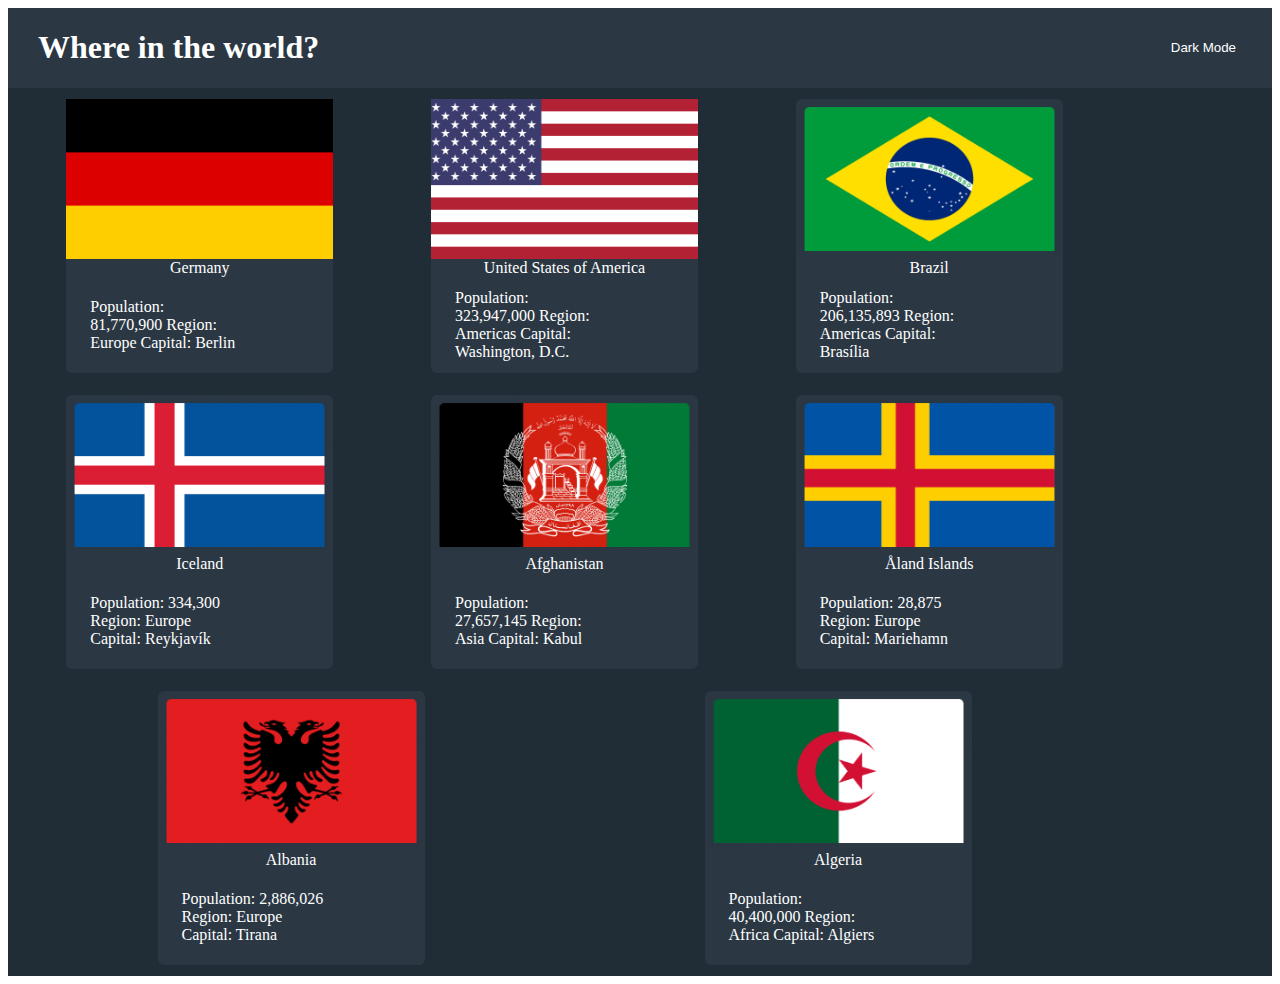
<file: index.html>
<!DOCTYPE html>
<html lang="en">
<head>
    <meta charset="UTF-8">
    <meta name="viewport" content="width=device-width, initial-scale=1.0">
    <title>Document</title>
    <link rel="stylesheet" href="style.css">
</head>
<body>
    <main>
        <nav>
            <div >
                <h1 class="where">Where in the world?</h1>
            </div>
            <button class="buy">Dark Mode</button>
        </nav>
        <section>
            
          
            <div class="left">
                <div>
                    <img src="./image/1280px-Flag_of_Germany.svg.png" alt="">
                    <a href="./index2.html" class="rud">Germany</a>
                    <p >Population: 81,770,900
                        Region: Europe
                        Capital: Berlin</p>
                    </div>
                <div>
                    <img src="./image/1280px-Flag_of_Germany.svg (1).png" alt="" class="rud">
                    <a href="./index3.html">United States of America</a>
                    <p>Population: 323,947,000 
                        Region: Americas Capital: 
                        Washington, D.C.</p>
                    </div>
                    <div>
                        <img src="./image/1280px-Flag_of_Germany.svg (2).png" alt="">
                        <a href="./index4.html" class="rud">Brazil</a>
                        <p>Population: 206,135,893
                            Region: Americas
                            Capital: Brasília</p>
                        </div>
                        <div>
                            <img src="./image/1280px-Flag_of_Germany.svg (3).png" alt="">
                            <a href="./index5.html" class="rud">Iceland</a>
                            <p>Population: 334,300
                                Region: Europe
                                Capital: Reykjavík</p>
                        </div>
                        <div>
                            <img src="./image/1280px-Flag_of_Germany.svg (4).png" alt="">
                            <a href="./index6.html" class="rud">Afghanistan</a>
                            <p>Population: 27,657,145
                                Region: Asia
                                Capital: Kabul</p>
                        </div>
                        <div>
                            <img src="./image/1280px-Flag_of_Germany.svg (5).png" alt="">
                            <a href="./index7.html" class="rud">Åland Islands
                            </a>
                            <p>Population: 28,875
                                Region: Europe
                                Capital: Mariehamn</p>
                        </div>
                        <div>
                            <img src="./image/1280px-Flag_of_Germany.svg (6).png" alt="">
                            <a href="./index8.html" class="rud">Albania
                            </a>
                            <p>Population: 2,886,026
                                Region: Europe
                                Capital: Tirana</p>
                        </div>
                        <div>
                            <img src="./image/1280px-Flag_of_Germany.svg (7).png" alt="">
                            <a href="./index9.html" class="rud">Algeria</a>
                            <p>Population: 40,400,000
                                Region: Africa
                                Capital: Algiers</p>
                        </div>
                    </div>
                    
                    <div class="mid">
                    </div>
            <!-- <div class="right">
                <p>Top Level Domain: .be
                    Currencies: Euro
                    Languages: Dutch, French, German</p> -->
            </div>
        </section>
       </main>
</body>
</html>
</file>
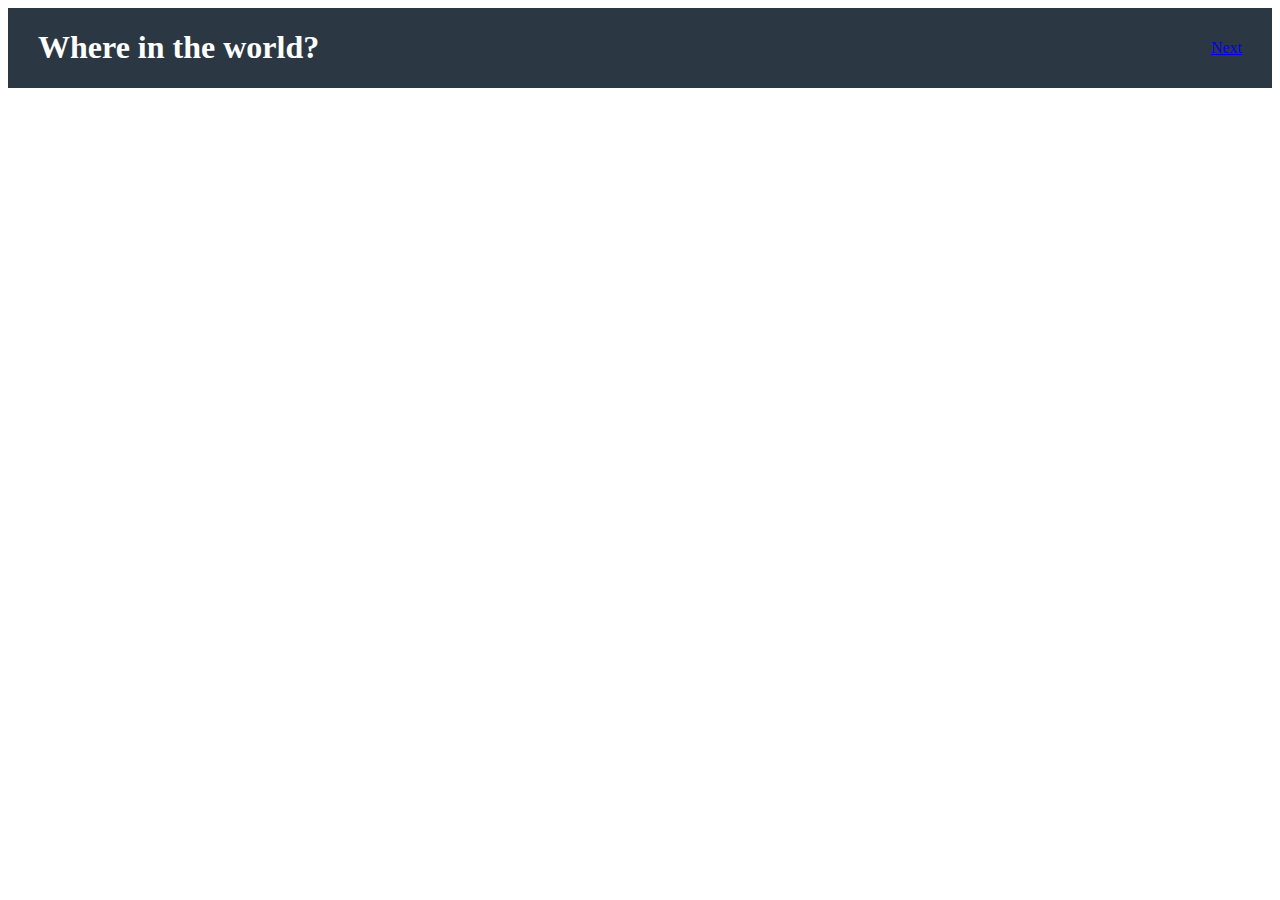
<file: index2.html>
<!DOCTYPE html>
<html lang="en">
<head>
    <meta charset="UTF-8">
    <meta name="viewport" content="width=device-width, initial-scale=1.0">
    <title>Document</title>
    <link rel="stylesheet" href="style.css">
</head>
<body>
    <main>
        <nav>
            <div >
                <h1 class="where">Where in the world?</h1>
            </div>
            <a href="./index.html" class="buy">Next</a>
        </nav>
        <section>
            <div class="container">
                <div class="left">
<img src="./image/1280px-Flag_of_Germany.svg.png" alt="">
                </div>
                <div class="mid">
<h1 class="bugi">Belgium</h1>
<p class="pi">Native Name: België
    Population: 11,319,511
    Region: Europe
    Sub Region: Western Europe
    Capital: Brussels</p>
                </div>
                <div class="right">
<p>Top Level Domain: .be
    Currencies: Euro
    Languages: Dutch, French, German</p>
                </div>
            </div>
        </section>
        </main>
</body>
</html>
</file>
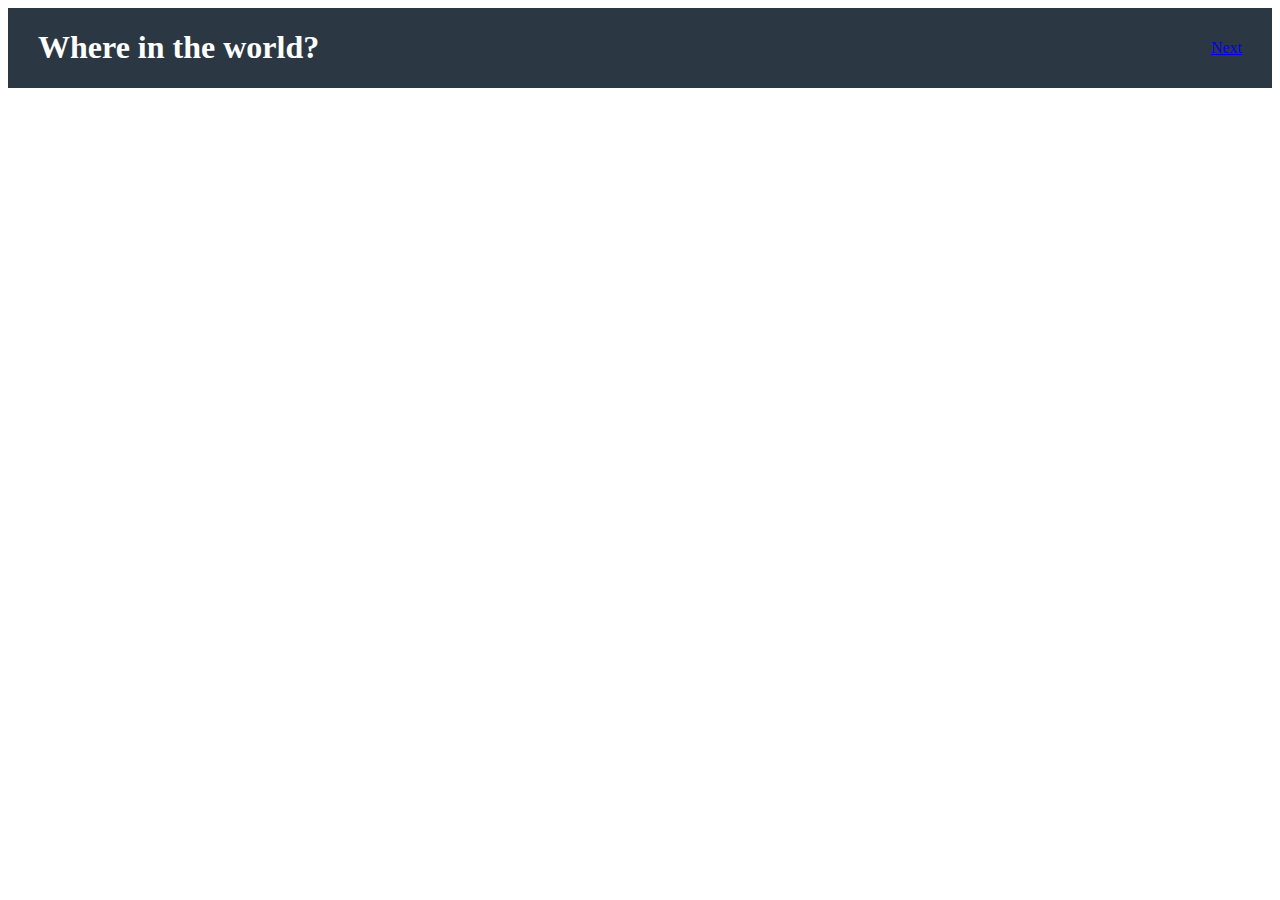
<file: index3.html>
<!DOCTYPE html>
<html lang="en">
<head>
    <meta charset="UTF-8">
    <meta name="viewport" content="width=device-width, initial-scale=1.0">
    <title>Document</title>
    <link rel="stylesheet" href="style.css">
</head>
<body>
    <main>
        <nav>
            <div >
                <h1 class="where">Where in the world?</h1>
            </div>
            <a href="./index.html" class="buy">Next</a>
        </nav>
        <section>
            <div class="container">
                <div class="left">
<img src="./image/1280px-Flag_of_Germany.svg (1).png" alt="">
                </div>
                <div class="mid">
<h1 class="bugi">Belgium</h1>
<p class="pi">Native Name: België
    Population: 11,319,511
    Region: Europe
    Sub Region: Western Europe
    Capital: Brussels</p>
                </div>
                <div class="right">
<p>Top Level Domain: .be
    Currencies: Euro
    Languages: Dutch, French, German</p>
                </div>
            </div>
        </section>
        </main>
</body>
</html>
</file>
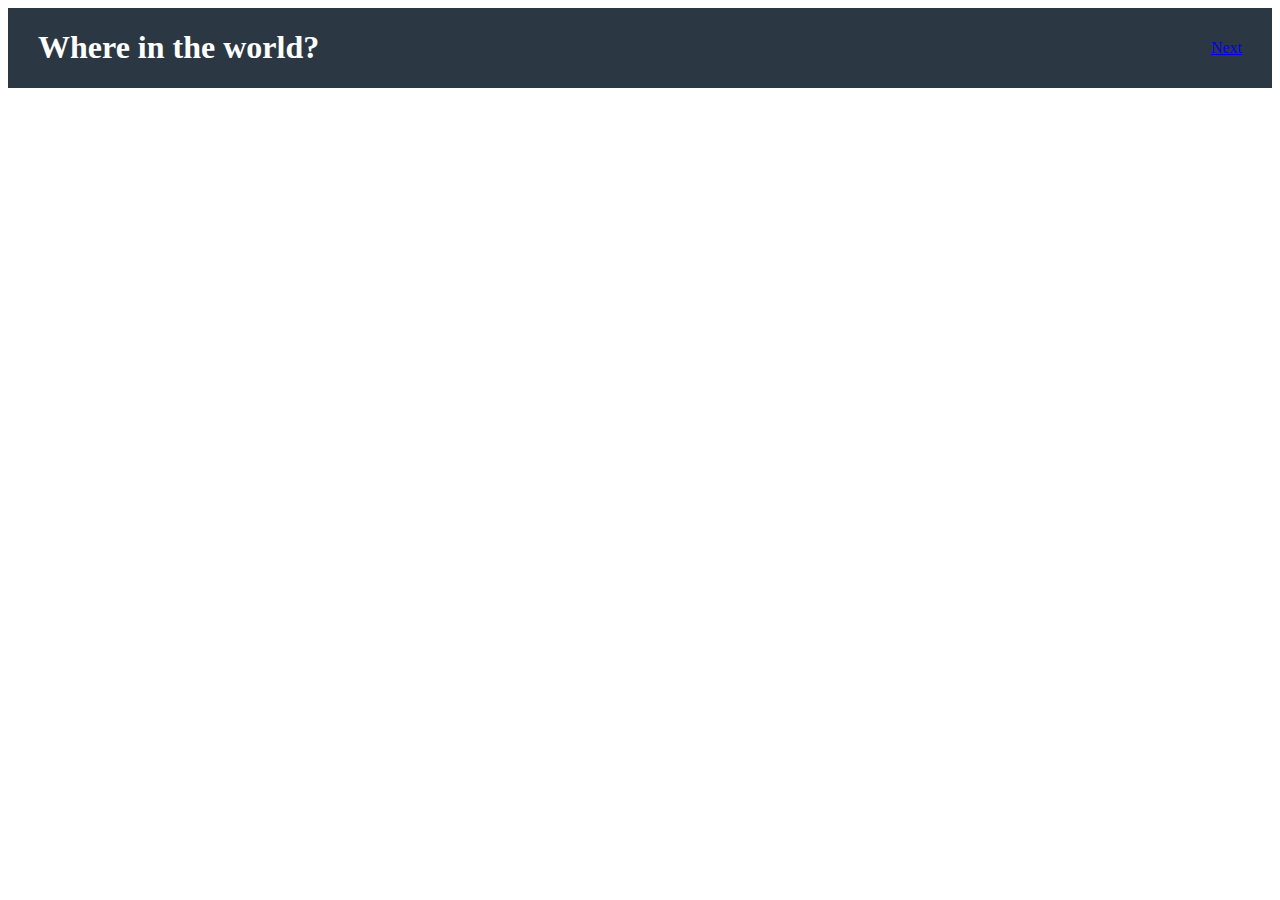
<file: index4.html>
<!DOCTYPE html>
<html lang="en">
<head>
    <meta charset="UTF-8">
    <meta name="viewport" content="width=device-width, initial-scale=1.0">
    <title>Document</title>
    <link rel="stylesheet" href="style.css">
</head>
<body>
    <main>
        <nav>
            <div >
                <h1 class="where">Where in the world?</h1>
            </div>
            <a href="./index.html" class="buy">Next</a>
        </nav>
        <section>
            <div class="container">
                <div class="left">
<img src="./image/1280px-Flag_of_Germany.svg (2).png" alt="">
                </div>
                <div class="mid">
<h1 class="bugi">Belgium</h1>
<p class="pi">Native Name: België
    Population: 11,319,511
    Region: Europe
    Sub Region: Western Europe
    Capital: Brussels</p>
                </div>
                <div class="right">
<p>Top Level Domain: .be
    Currencies: Euro
    Languages: Dutch, French, German</p>
                </div>
            </div>
        </section>
        </main>
</body>
</html>
</file>
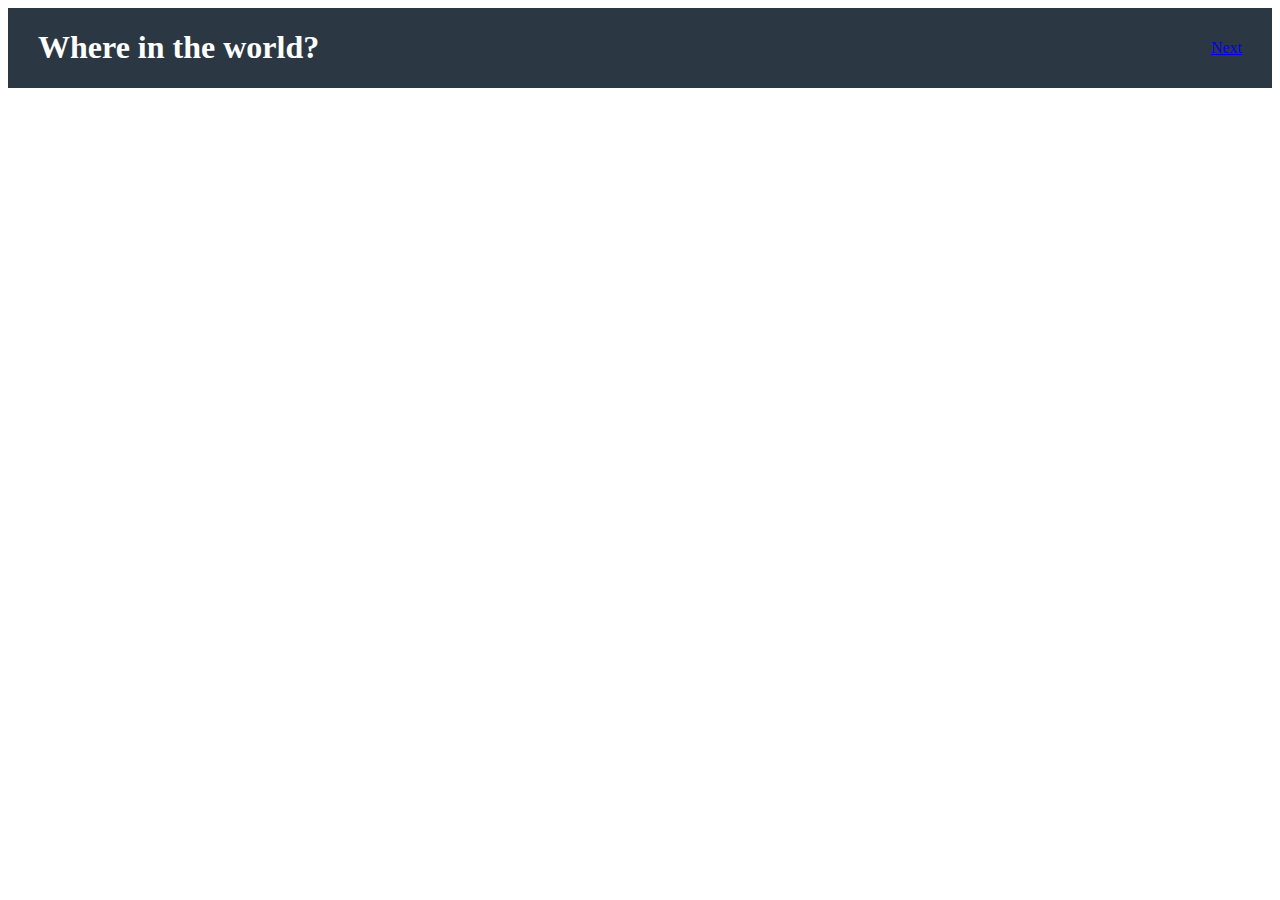
<file: index5.html>
<!DOCTYPE html>
<html lang="en">
<head>
    <meta charset="UTF-8">
    <meta name="viewport" content="width=device-width, initial-scale=1.0">
    <title>Document</title>
    <link rel="stylesheet" href="style.css">
</head>
<body>
    <main>
        <nav>
            <div >
                <h1 class="where">Where in the world?</h1>
            </div>
            <a href="./index.html" class="buy">Next</a>
        </nav>
        <section>
            <div class="container">
                <div class="left">
<img src="./image/1280px-Flag_of_Germany.svg (3).png" alt="">
                </div>
                <div class="mid">
<h1 class="bugi">Belgium</h1>
<p class="pi">Native Name: België
    Population: 11,319,511
    Region: Europe
    Sub Region: Western Europe
    Capital: Brussels</p>
                </div>
                <div class="right">
<p>Top Level Domain: .be
    Currencies: Euro
    Languages: Dutch, French, German</p>
                </div>
            </div>
        </section>
        </main>
</body>
</html>
</file>
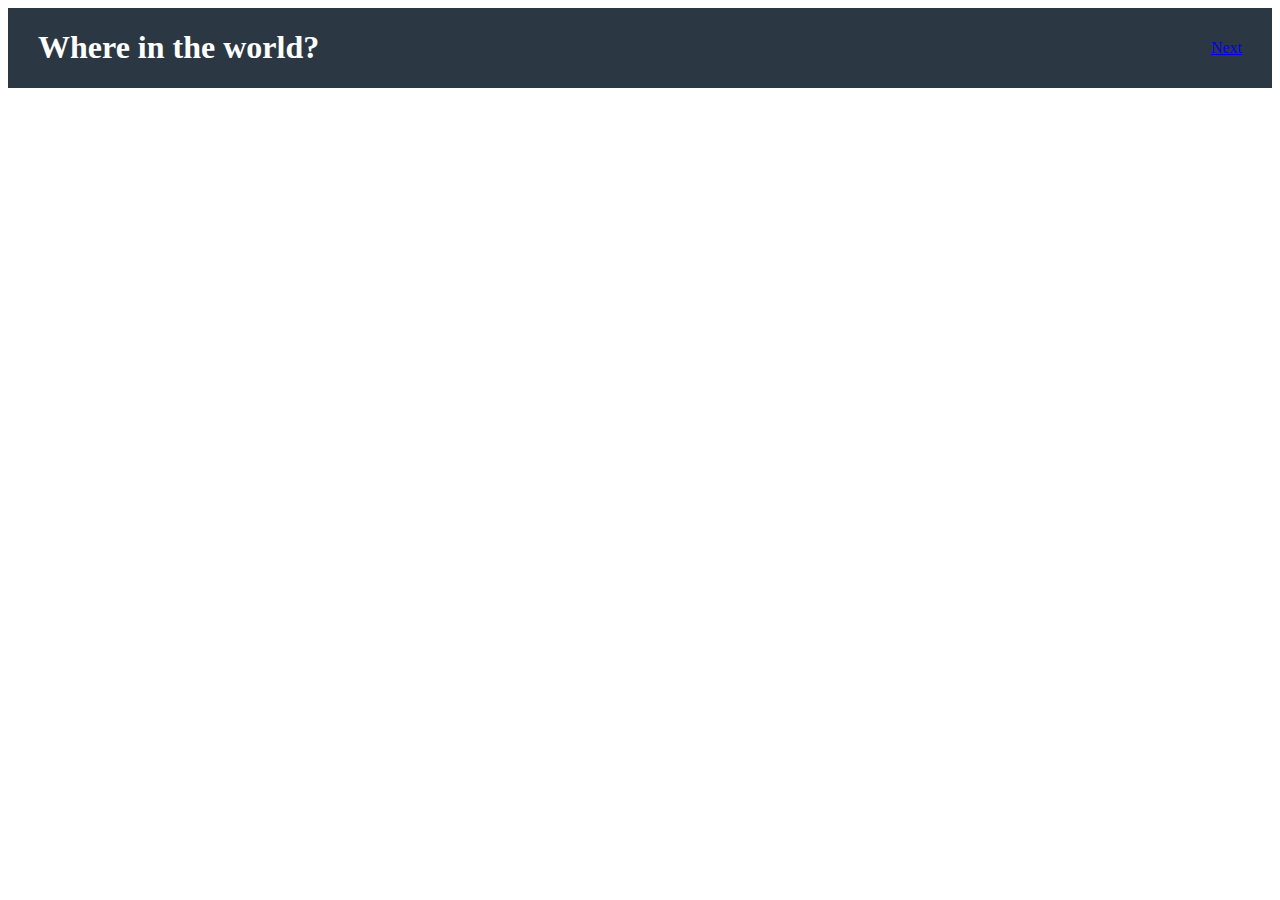
<file: index6.html>
<!DOCTYPE html>
<html lang="en">
<head>
    <meta charset="UTF-8">
    <meta name="viewport" content="width=device-width, initial-scale=1.0">
    <title>Document</title>
    <link rel="stylesheet" href="style.css">
</head>
<body>
    <main>
        <nav>
            <div >
                <h1 class="where">Where in the world?</h1>
            </div>
            <a href="./index.html" class="buy">Next</a>
        </nav>
        <section>
            <div class="container">
                <div class="left">
<img src="./image/1280px-Flag_of_Germany.svg (4).png" alt="">
                </div>
                <div class="mid">
<h1 class="bugi">Belgium</h1>
<p class="pi">Native Name: België
    Population: 11,319,511
    Region: Europe
    Sub Region: Western Europe
    Capital: Brussels</p>
                </div>
                <div class="right">
<p>Top Level Domain: .be
    Currencies: Euro
    Languages: Dutch, French, German</p>
                </div>
            </div>
        </section>
        </main>
</body>
</html>
</file>
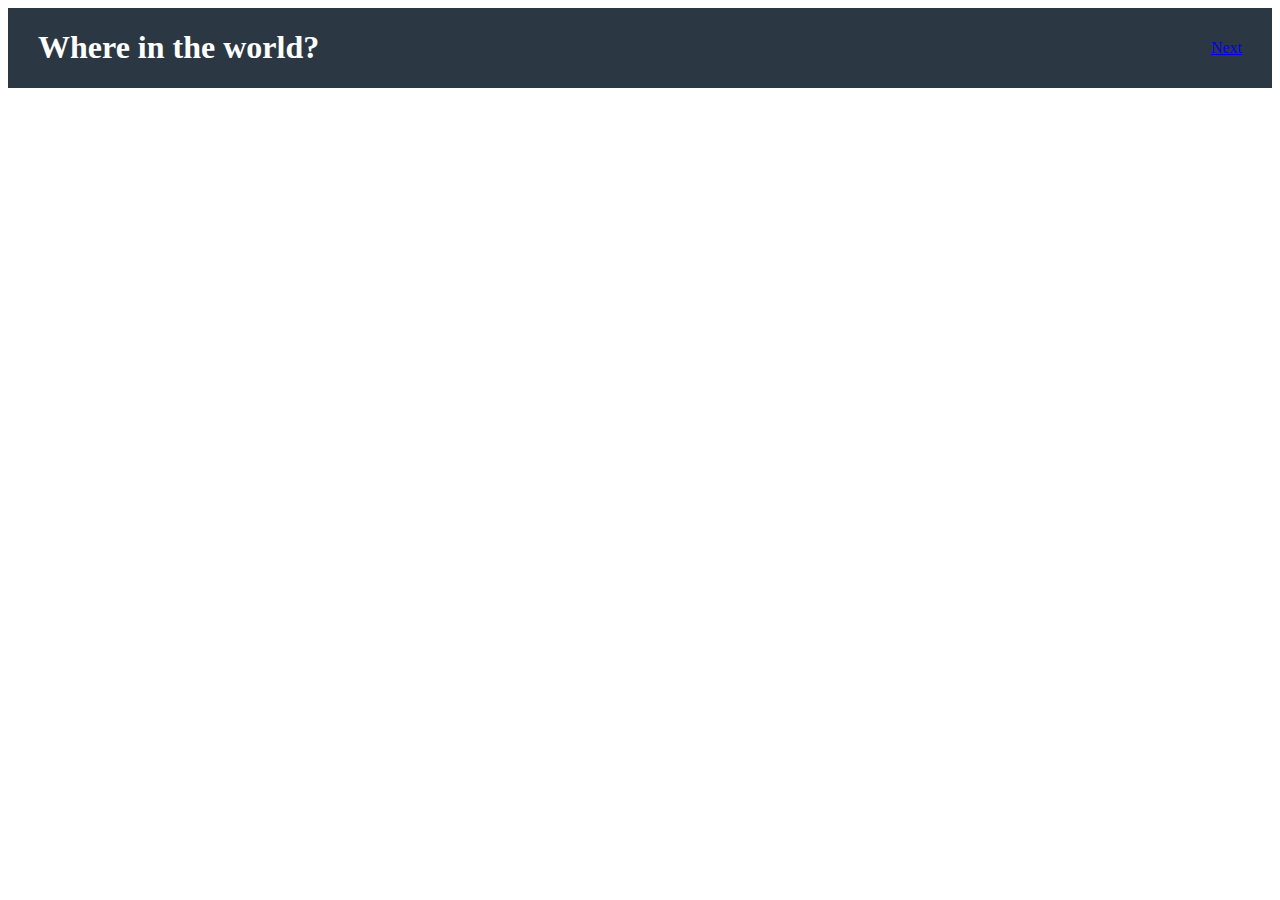
<file: index7.html>
<!DOCTYPE html>
<html lang="en">
<head>
    <meta charset="UTF-8">
    <meta name="viewport" content="width=device-width, initial-scale=1.0">
    <title>Document</title>
    <link rel="stylesheet" href="style.css">
</head>
<body>
    <main>
        <nav>
            <div >
                <h1 class="where">Where in the world?</h1>
            </div>
            <a href="./index.html" class="buy">Next</a>
        </nav>
        <section>
            <div class="container">
                <div class="left">
<img src="./image/1280px-Flag_of_Germany.svg (5).png" alt="">
                </div>
                <div class="mid">
<h1 class="bugi">Belgium</h1>
<p class="pi">Native Name: België
    Population: 11,319,511
    Region: Europe
    Sub Region: Western Europe
    Capital: Brussels</p>
                </div>
                <div class="right">
<p>Top Level Domain: .be
    Currencies: Euro
    Languages: Dutch, French, German</p>
                </div>
            </div>
        </section>
        </main>
</body>
</html>
</file>
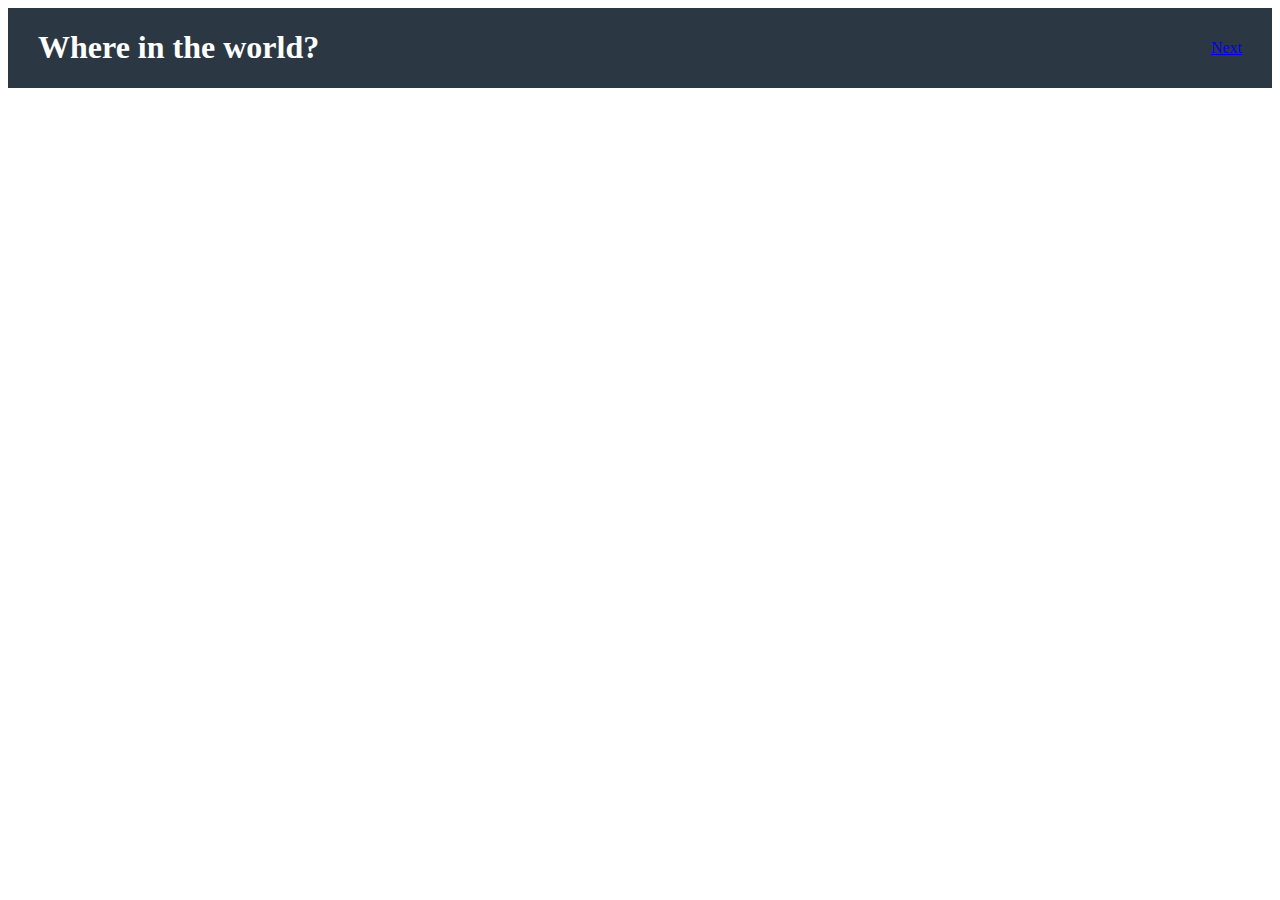
<file: index8.html>
<!DOCTYPE html>
<html lang="en">
<head>
    <meta charset="UTF-8">
    <meta name="viewport" content="width=device-width, initial-scale=1.0">
    <title>Document</title>
    <link rel="stylesheet" href="style.css">
</head>
<body>
    <main>
        <nav>
            <div >
                <h1 class="where">Where in the world?</h1>
            </div>
            <a href="./index.html" class="buy">Next</a>
        </nav>
        <section>
            <div class="container">
                <div class="left">
<img src="./image/1280px-Flag_of_Germany.svg (6).png" alt="">
                </div>
                <div class="mid">
<h1 class="bugi">Belgium</h1>
<p class="pi">Native Name: België
    Population: 11,319,511
    Region: Europe
    Sub Region: Western Europe
    Capital: Brussels</p>
                </div>
                <div class="right">
<p>Top Level Domain: .be
    Currencies: Euro
    Languages: Dutch, French, German</p>
                </div>
            </div>
        </section>
        </main>
</body>
</html>
</file>
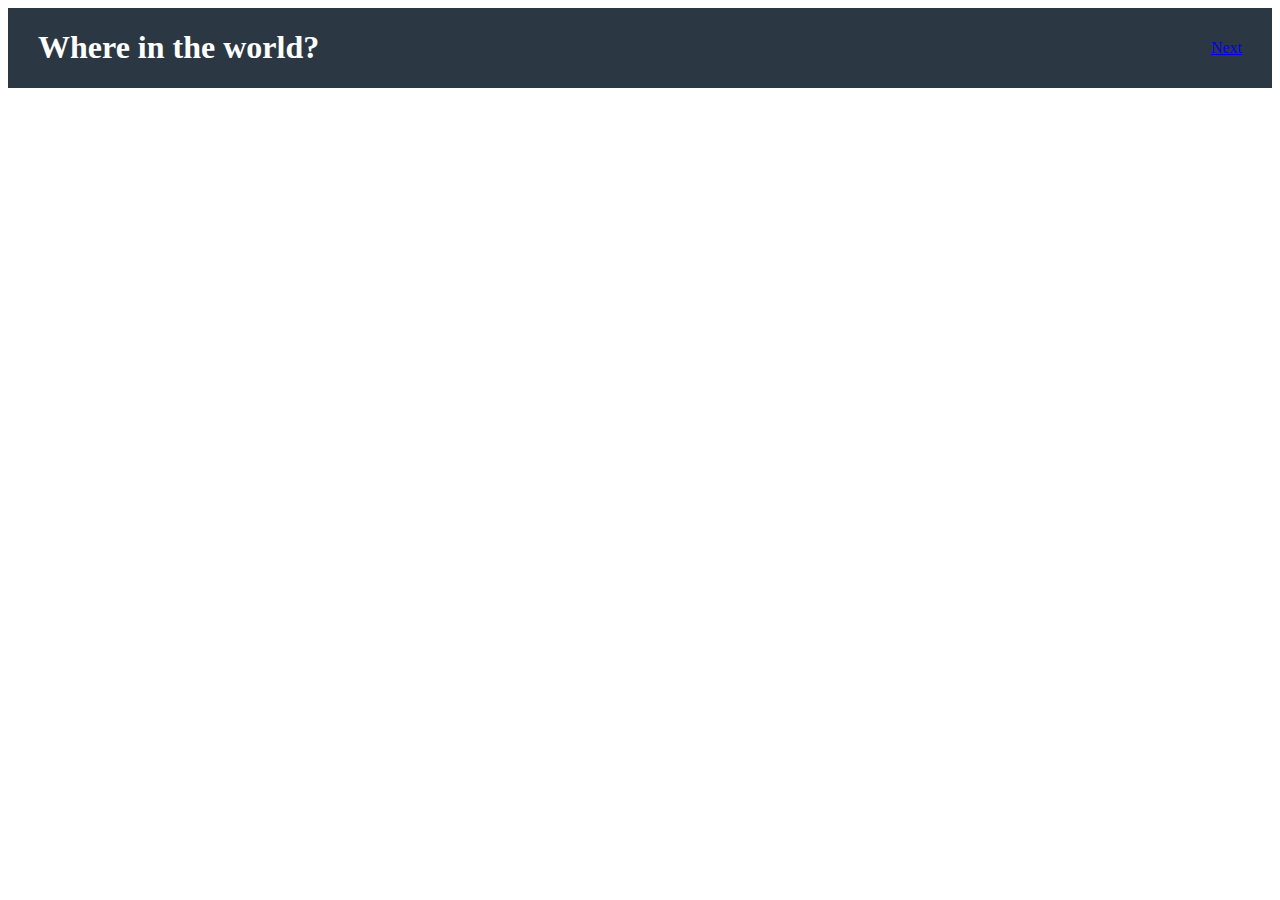
<file: index9.html>
<!DOCTYPE html>
<html lang="en">
<head>
    <meta charset="UTF-8">
    <meta name="viewport" content="width=device-width, initial-scale=1.0">
    <title>Document</title>
    <link rel="stylesheet" href="style.css">
</head>
<body>
    <main>
        <nav>
            <div >
                <h1 class="where">Where in the world?</h1>
            </div>
            <a href="./index.html" class="buy">Next</a>
        </nav>
        <section>
            <div class="container">
                <div class="left">
<img src="./image/1280px-Flag_of_Germany.svg (7).png" alt="">
                </div>
                <div class="mid">
<h1 class="bugi">Belgium</h1>
<p class="pi">Native Name: België
    Population: 11,319,511
    Region: Europe
    Sub Region: Western Europe
    Capital: Brussels</p>
                </div>
                <div class="right">
<p>Top Level Domain: .be
    Currencies: Euro
    Languages: Dutch, French, German</p>
                </div>
            </div>
        </section>
        </main>
</body>
</html>
</file>
<file: style.css>
nav{
    display: flex;
    align-items: center;
    justify-content: space-between;
    background-color: #2B3844;
    color: #FFF;
}
button{
    display: flex;
    align-items: center;
    justify-content: space-between;
    border-radius: 5px;
    color: #FFF;
    background-color: #2B3844;
    border: none;
}
.where{
    margin-left: 30px;
}
.buy{
    margin-right: 30px;
}
input{
    background-color: #2B3844;
    text-decoration: i;
}
button:active{
    background-color: #202C36;
}
.left img{
    display: flex;
    align-items: center;
    justify-content: center;
    width: 267px;
    height: 160px;
    flex-shrink: 0;;
}
.mid{
    color: #FFF;
font-family: "Nunito Sans";
font-size: 32px;
font-style: normal;
font-weight: 800;
line-height: normal;
}
.mid p{
    color: #FFF;
font-family: "Nunito Sans";
font-size: 16px;
font-style: normal;
font-weight: 600;
/* line-height: 32px; 200% */
width: 207px;
padding: 0px;
margin-top: -30px;
} 
section{
    display: flex;
    align-items: center;
    justify-content: space-around;
    background-color: #202C36;
    width: 100%;
}
section .left{
    margin-left: 0px;
    /* background-color: aqua; */
    width: 2940px;
}
.right p{
   color: #FFF;
   width: 207px;
   color: #FFF;
font-family: "Nunito Sans";
font-size: 16px;
font-style: normal;
font-weight: 600;
/* line-height: 32px; 200% */
margin-top: 99px;
}
@media (max-width: 860px) {
  section{
        flex-direction: column;
    }
    .left img{
        width: 100px;
        height: 100px;
    }
}
@media (max-width: 860px) {
    section{
          flex-direction: column;
      }
      .mid h1 {
          font-size: 25px;
      }
    }
    .mid h1{
        display: flex;
    align-items: center;
    justify-content: space-between;
    margin-left: 105px;
    padding-bottom: 30px;
    }
    .mid p{
        display: flex;
        align-items: center;
        justify-content: space-between;
        margin-left: 105px;
    }
    .right p{
        display: flex;
        align-items: center;
        justify-content: space-between;
        margin-left: 105px;
    }
    @media (max-width: 860px) {
        section{
              flex-direction: column;
          }
          .right p {
              margin-top: 15px;
          }
        }
         .mid{
            margin-top: -1200px;
        }
        .right{
            margin-top: -1200px;
        }
        .left h1{
            color: #FFF;
font-family: "Nunito Sans";
font-size: 18px;
font-style: normal;
font-weight: 800;
line-height: 26px; /* 144.444% */
        }
        .left p{
            display: inline-flex;
flex-direction: column;
justify-content: center;
align-items: flex-start;
gap: 8px;
width: 149px;
height: 64px;
color: #FFF;
        }
        .left{
            display: flex;
            flex-wrap: wrap;
            justify-content: space-around;
            /* background-color: aqua; */
            margin-right: 170px;
            margin-left: 170px;
        }
        .left div{
            margin: 11px;
   display: flex;
   align-items: center;
   justify-content: space-between;
   flex-wrap: wrap;
   background-color: #2B3844;
   border-radius: 6px;
   flex-direction: column;
   /* width: 195px; */
   margin-left: 30px;
        }
       .left p{
        margin-right: 70px;
       } 
       .left h1{
       margin: 0 auto;
       }
       @media (max-width: 860px) {
        section{
              flex-direction: column;
          }
          .left {
             flex-direction: column;
             border-width: 00px;
          }
        }
        @media (max-width: 860px) {
            section{
                  flex-direction: column;
              }
              .left p{
                 margin-left: 120px;
              }
            }
            .left a{
                text-decoration: none;
                color: white;
            }
</file>
